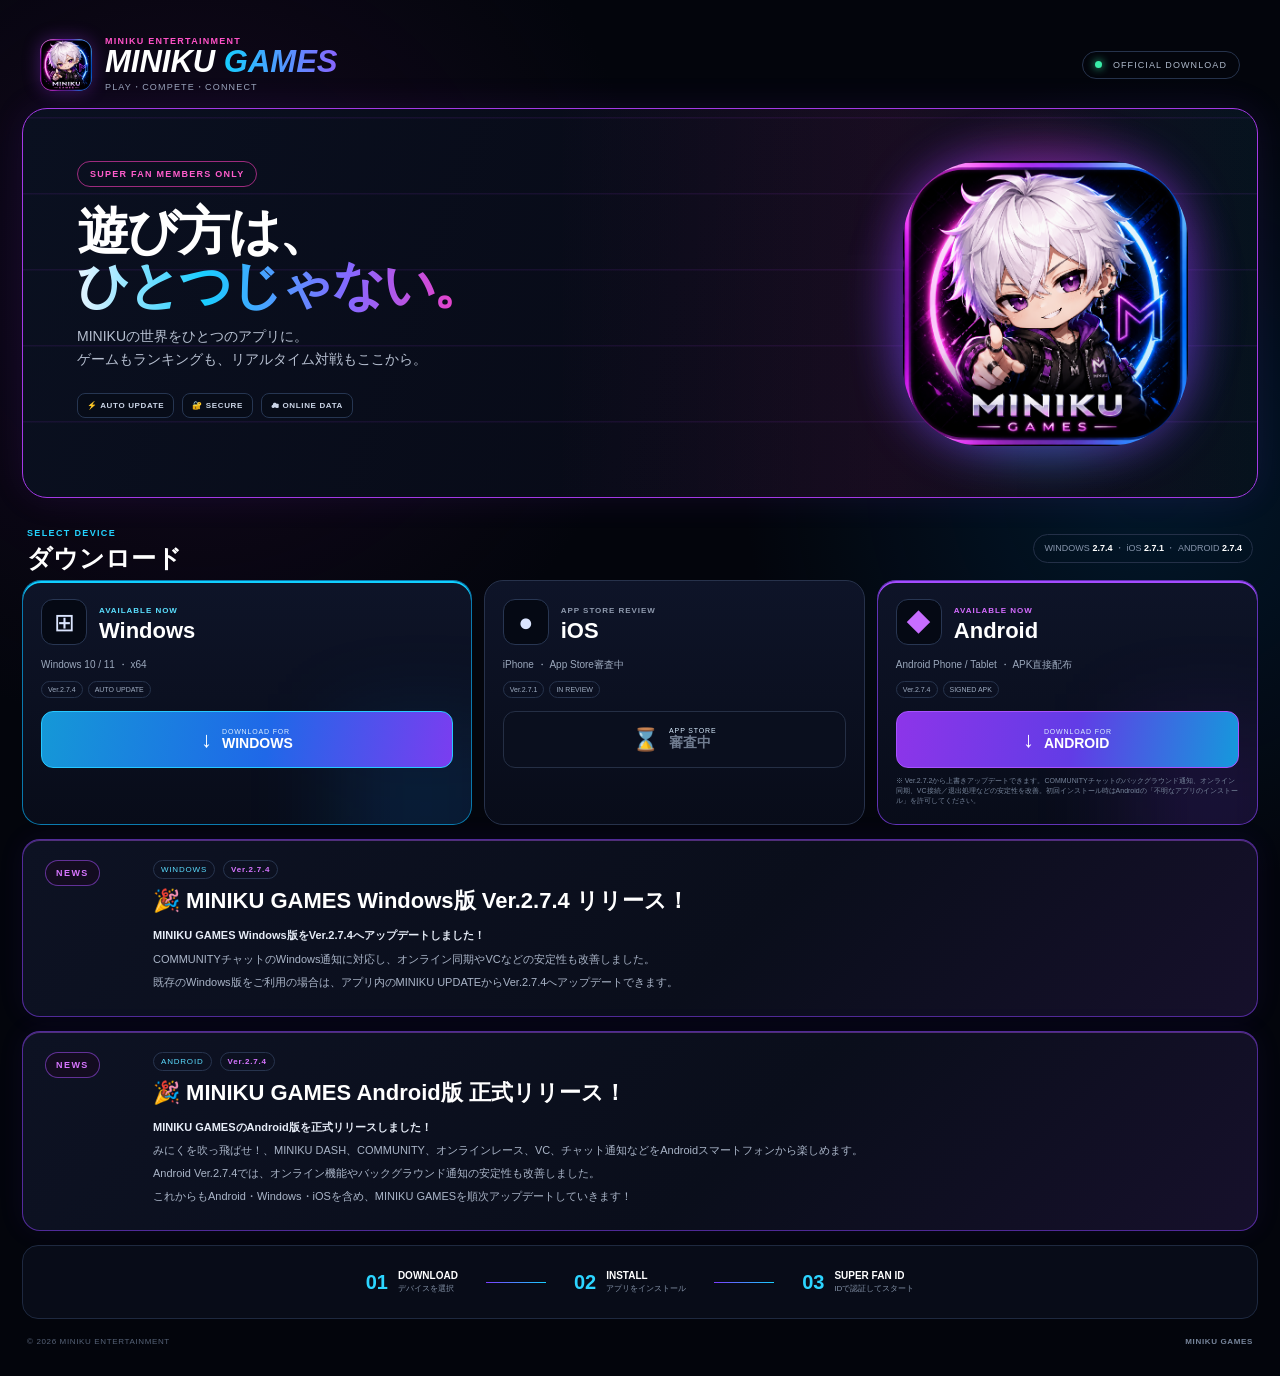
<file: index.html>
<!doctype html>
<html lang="ja">
<head>
<meta charset="utf-8">
<meta name="viewport" content="width=device-width,initial-scale=1,viewport-fit=cover">
<meta name="theme-color" content="#03050c">
<title>MINIKU GAMES | Download</title>
<link rel="stylesheet" href="styles.css">
</head>
<body>
<main>
  <header class="topbar">
    <div class="brand">
      <img src="assets/miniku-app-icon.png" alt="" class="mini-logo">
      <div><small>MINIKU ENTERTAINMENT</small><strong>MINIKU <em>GAMES</em></strong><span>PLAY・COMPETE・CONNECT</span></div>
    </div>
    <div class="status"><i></i> OFFICIAL DOWNLOAD</div>
  </header>

  <section class="hero">
    <div class="hero-copy">
      <div class="member-pill">SUPER FAN MEMBERS ONLY</div>
      <h1>遊び方は、<br><span>ひとつじゃない。</span></h1>
      <p>MINIKUの世界をひとつのアプリに。<br>ゲームもランキングも、リアルタイム対戦もここから。</p>
      <div class="hero-badges">
        <b>⚡ AUTO UPDATE</b><b>🔐 SECURE</b><b>☁ ONLINE DATA</b>
      </div>
    </div>
    <div class="hero-art">
      <div class="art-glow"></div>
      <img src="assets/miniku-app-icon.png" alt="MINIKU GAMES">
    </div>
  </section>

  <section class="downloads">
    <div class="section-title">
      <div><small>SELECT DEVICE</small><h2>ダウンロード</h2></div>
      <span>WINDOWS <b>2.7.4</b> ・ iOS <b>2.7.1</b> ・ ANDROID <b>2.7.4</b></span>
    </div>

    <div class="cards">
      <article class="card windows">
        <div class="card-head"><div class="os">⊞</div><div><small>AVAILABLE NOW</small><h3>Windows</h3></div></div>
        <p>Windows 10 / 11 ・ x64</p>
        <div class="chips"><span>Ver.2.7.4</span><span>AUTO UPDATE</span></div>
        <a class="download" href="https://kdotcdzilrxhztqkxzkk.supabase.co/storage/v1/object/public/miniku-updates/MINIKU%20GAMES_2.7.4_x64-setup.exe">
          <i>↓</i><span><small>DOWNLOAD FOR</small><b>WINDOWS</b></span>
        </a>
      </article>

      <article class="card ios">
        <div class="card-head"><div class="os apple">●</div><div><small>APP STORE REVIEW</small><h3>iOS</h3></div></div>
        <p>iPhone ・ App Store審査中</p>
        <div class="chips"><span>Ver.2.7.1</span><span>IN REVIEW</span></div>
        <button class="download disabled" disabled><i>⌛</i><span><small>APP STORE</small><b>審査中</b></span></button>
      </article>

      <article class="card android available">
        <div class="card-head"><div class="os android-mark">◆</div><div><small>AVAILABLE NOW</small><h3>Android</h3></div></div>
        <p>Android Phone / Tablet ・ APK直接配布</p>
        <div class="chips"><span>Ver.2.7.4</span><span>SIGNED APK</span></div>
        <a class="download android-download" href="https://github.com/kyonchi34/MINIKU-GAMES-Releases/releases/download/v2.7.4/MINIKU-GAMES-v2.7.4-signed.apk">
          <i>↓</i><span><small>DOWNLOAD FOR</small><b>ANDROID</b></span>
        </a>
        <small class="android-note">※ Ver.2.7.2から上書きアップデートできます。COMMUNITYチャットのバックグラウンド通知、オンライン同期、VC接続／退出処理などの安定性を改善。初回インストール時はAndroidの「不明なアプリのインストール」を許可してください。</small>
      </article>
    </div>
  </section>

  <section class="news-release">
    <div class="news-label">NEWS</div>
    <div class="news-body">
      <div class="news-meta"><span>WINDOWS</span><b>Ver.2.7.4</b></div>
      <h2>🎉 MINIKU GAMES Windows版 Ver.2.7.4 リリース！</h2>
      <p>MINIKU GAMES Windows版をVer.2.7.4へアップデートしました！</p>
      <p>COMMUNITYチャットのWindows通知に対応し、オンライン同期やVCなどの安定性も改善しました。</p>
      <p>既存のWindows版をご利用の場合は、アプリ内のMINIKU UPDATEからVer.2.7.4へアップデートできます。</p>
    </div>
  </section>

  <section class="news-release">
    <div class="news-label">NEWS</div>
    <div class="news-body">
      <div class="news-meta"><span>ANDROID</span><b>Ver.2.7.4</b></div>
      <h2>🎉 MINIKU GAMES Android版 正式リリース！</h2>
      <p>MINIKU GAMESのAndroid版を正式リリースしました！</p>
      <p>みにくを吹っ飛ばせ！、MINIKU DASH、COMMUNITY、オンラインレース、VC、チャット通知などをAndroidスマートフォンから楽しめます。</p>
      <p>Android Ver.2.7.4では、オンライン機能やバックグラウンド通知の安定性も改善しました。</p>
      <p>これからもAndroid・Windows・iOSを含め、MINIKU GAMESを順次アップデートしていきます！</p>
    </div>
  </section>

  <section class="how">
    <div><strong>01</strong><span><b>DOWNLOAD</b><small>デバイスを選択</small></span></div>
    <i></i>
    <div><strong>02</strong><span><b>INSTALL</b><small>アプリをインストール</small></span></div>
    <i></i>
    <div><strong>03</strong><span><b>SUPER FAN ID</b><small>IDで認証してスタート</small></span></div>
  </section>

  <footer><span>© 2026 MINIKU ENTERTAINMENT</span><b>MINIKU GAMES</b></footer>
</main>
</body>
</html>
</file>
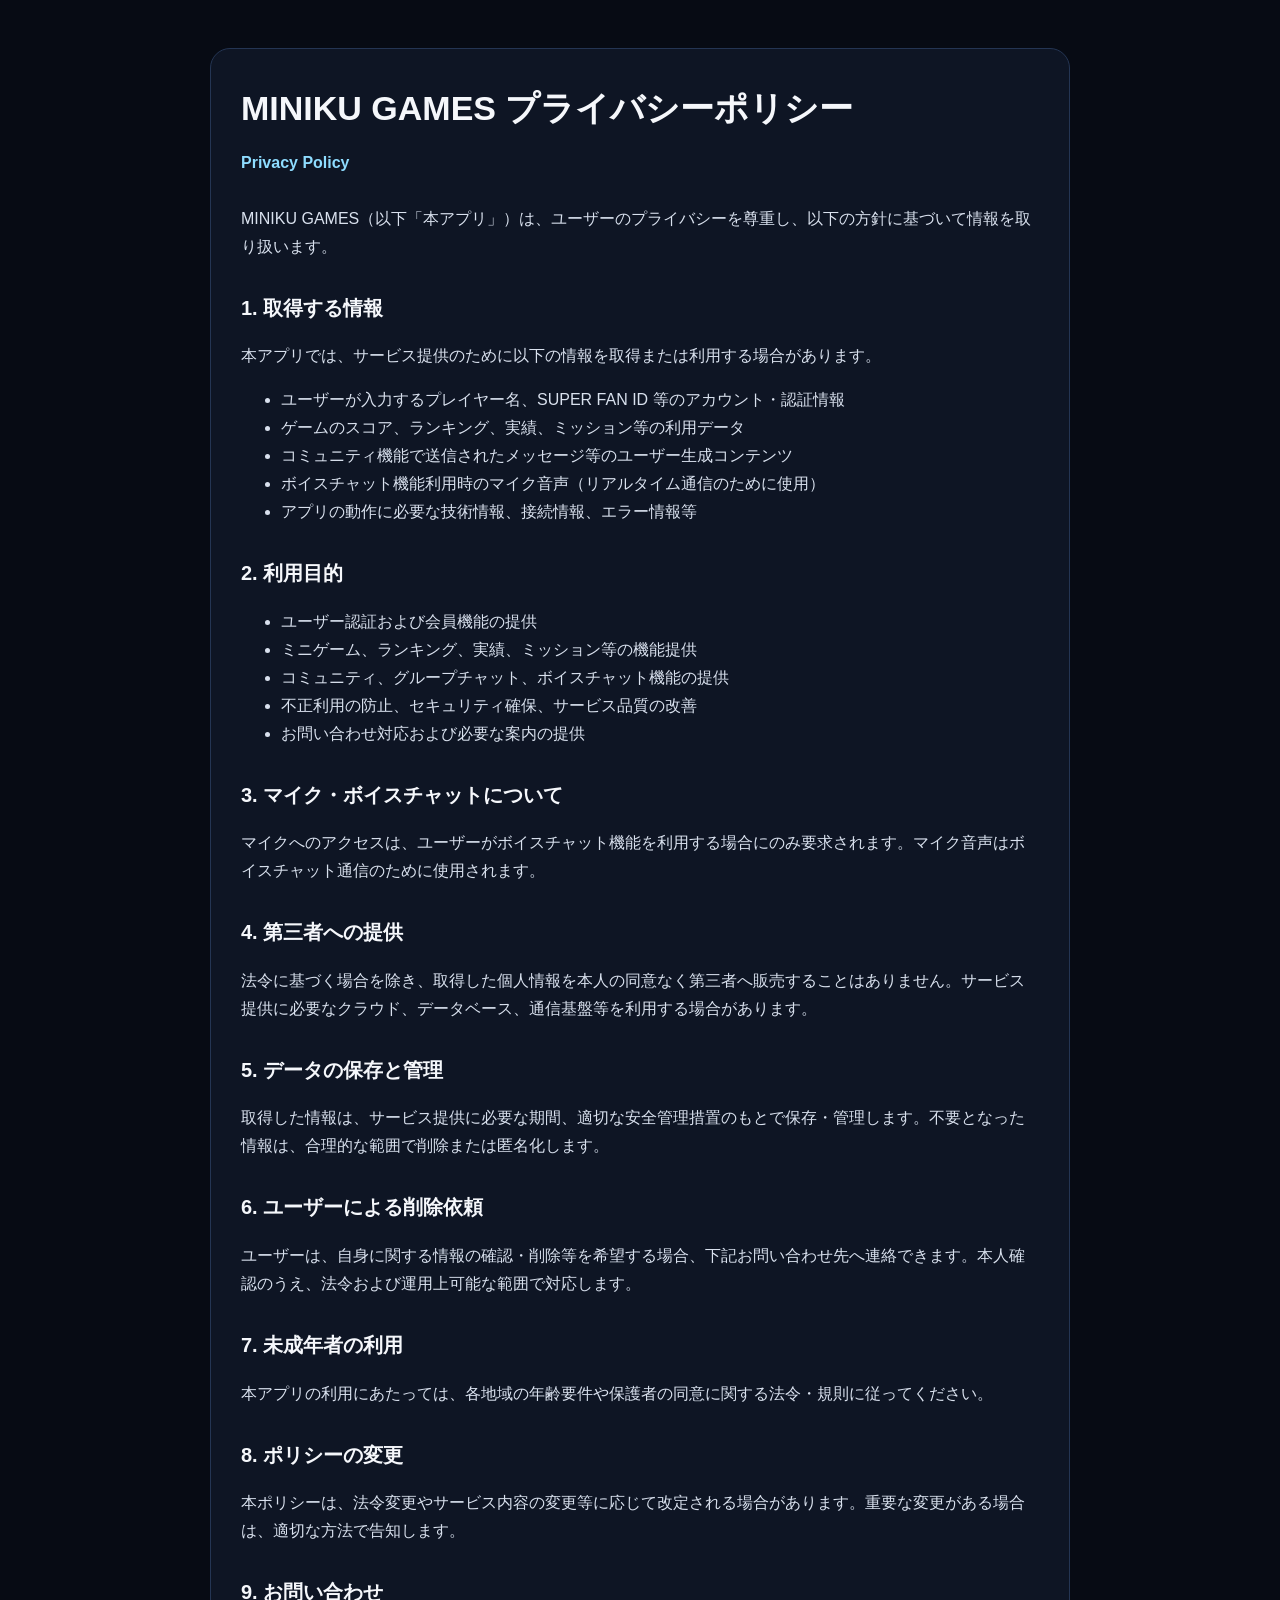
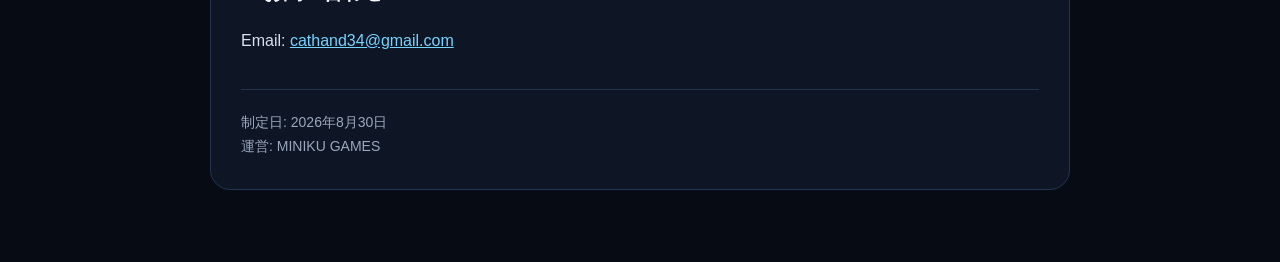
<file: miniku-games-privacy.html>
<!doctype html>
<html lang="ja">
<head>
<meta charset="utf-8">
<meta name="viewport" content="width=device-width,initial-scale=1">
<title>MINIKU GAMES プライバシーポリシー</title>
<style>
body{margin:0;font-family:-apple-system,BlinkMacSystemFont,"Segoe UI","Noto Sans JP",sans-serif;background:#070b14;color:#f5f7fb;line-height:1.75}.wrap{max-width:860px;margin:0 auto;padding:48px 22px 72px}.card{background:#0e1524;border:1px solid #243553;border-radius:20px;padding:30px}h1{margin:0 0 10px;font-size:34px}.sub{color:#8edcff;font-weight:700;margin-bottom:28px}h2{margin-top:30px;font-size:20px}p,li{color:#d9e1ee}a{color:#76d4ff}.meta{margin-top:34px;padding-top:20px;border-top:1px solid #243553;color:#9aa8bd;font-size:14px}
</style></head><body><main class="wrap"><div class="card">
<h1>MINIKU GAMES プライバシーポリシー</h1><div class="sub">Privacy Policy</div>
<p>MINIKU GAMES（以下「本アプリ」）は、ユーザーのプライバシーを尊重し、以下の方針に基づいて情報を取り扱います。</p>
<h2>1. 取得する情報</h2><p>本アプリでは、サービス提供のために以下の情報を取得または利用する場合があります。</p><ul><li>ユーザーが入力するプレイヤー名、SUPER FAN ID 等のアカウント・認証情報</li><li>ゲームのスコア、ランキング、実績、ミッション等の利用データ</li><li>コミュニティ機能で送信されたメッセージ等のユーザー生成コンテンツ</li><li>ボイスチャット機能利用時のマイク音声（リアルタイム通信のために使用）</li><li>アプリの動作に必要な技術情報、接続情報、エラー情報等</li></ul>
<h2>2. 利用目的</h2><ul><li>ユーザー認証および会員機能の提供</li><li>ミニゲーム、ランキング、実績、ミッション等の機能提供</li><li>コミュニティ、グループチャット、ボイスチャット機能の提供</li><li>不正利用の防止、セキュリティ確保、サービス品質の改善</li><li>お問い合わせ対応および必要な案内の提供</li></ul>
<h2>3. マイク・ボイスチャットについて</h2><p>マイクへのアクセスは、ユーザーがボイスチャット機能を利用する場合にのみ要求されます。マイク音声はボイスチャット通信のために使用されます。</p>
<h2>4. 第三者への提供</h2><p>法令に基づく場合を除き、取得した個人情報を本人の同意なく第三者へ販売することはありません。サービス提供に必要なクラウド、データベース、通信基盤等を利用する場合があります。</p>
<h2>5. データの保存と管理</h2><p>取得した情報は、サービス提供に必要な期間、適切な安全管理措置のもとで保存・管理します。不要となった情報は、合理的な範囲で削除または匿名化します。</p>
<h2>6. ユーザーによる削除依頼</h2><p>ユーザーは、自身に関する情報の確認・削除等を希望する場合、下記お問い合わせ先へ連絡できます。本人確認のうえ、法令および運用上可能な範囲で対応します。</p>
<h2>7. 未成年者の利用</h2><p>本アプリの利用にあたっては、各地域の年齢要件や保護者の同意に関する法令・規則に従ってください。</p>
<h2>8. ポリシーの変更</h2><p>本ポリシーは、法令変更やサービス内容の変更等に応じて改定される場合があります。重要な変更がある場合は、適切な方法で告知します。</p>
<h2>9. お問い合わせ</h2><p>Email: <a href="mailto:cathand34@gmail.com">cathand34@gmail.com</a></p><div class="meta">制定日: 2026年8月30日<br>運営: MINIKU GAMES</div>
</div></main></body></html>
</file>
<file: styles.css>
*{box-sizing:border-box}html,body{margin:0;min-height:100%;background:#03050c;color:#fff;font-family:Inter,"Segoe UI","Noto Sans JP",sans-serif}body{background:radial-gradient(circle at 15% 20%,#35104455,transparent 30%),radial-gradient(circle at 90% 35%,#003b6655,transparent 28%),#03050c}main{width:min(1420px,calc(100% - 44px));margin:auto;padding:22px 0 30px}.topbar{height:86px;display:flex;align-items:center;justify-content:space-between;padding:0 18px}.brand{display:flex;align-items:center;gap:13px}.mini-logo{width:52px;height:52px;border-radius:13px;box-shadow:0 0 18px #a839ff55}.brand div{display:flex;flex-direction:column}.brand small{color:#ff52c7;font-weight:900;letter-spacing:.14em;font-size:9px}.brand strong{font-size:31px;font-style:italic;line-height:1.05}.brand em{font-style:italic;background:linear-gradient(90deg,#16cfff,#8964ff);background-clip:text;color:transparent}.brand span{font-size:9px;color:#9ba6bc;letter-spacing:.13em;margin-top:3px}.status{font-size:9px;letter-spacing:.12em;color:#aeb9ca;border:1px solid #26334c;border-radius:999px;padding:8px 12px}.status i{display:inline-block;width:7px;height:7px;border-radius:50%;background:#39eda8;box-shadow:0 0 9px #39eda8;margin-right:7px}.hero{height:390px;position:relative;overflow:hidden;border:1px solid #a439e6;border-radius:25px;background:linear-gradient(110deg,#0a1020 0%,#080b18 52%,#050811 100%);box-shadow:0 0 35px #8c32e41c;display:flex}.hero:before{content:"";position:absolute;inset:0;background:linear-gradient(90deg,transparent 43%,#ff2daf12 70%,#16cfff0d),repeating-linear-gradient(0deg,transparent 0 74px,#9d32e51a 75px 76px);pointer-events:none}.hero-copy{width:57%;padding:52px 54px;z-index:2}.member-pill{display:inline-block;border:1px solid #ff3fbd99;border-radius:999px;padding:7px 12px;color:#ff5dcc;font-size:9px;font-weight:900;letter-spacing:.14em}.hero h1{font-size:52px;line-height:1.03;margin:18px 0 13px;letter-spacing:-.04em}.hero h1 span{background:linear-gradient(90deg,#e8f5ff,#19ceff 31%,#8668ff 67%,#ff39bd);background-clip:text;color:transparent}.hero p{font-size:14px;line-height:1.65;color:#b7c0d1;margin:0}.hero-badges{display:flex;gap:8px;margin-top:22px;flex-wrap:wrap}.hero-badges b{font-size:8px;letter-spacing:.08em;padding:7px 9px;border:1px solid #263652;border-radius:8px;background:#070c18;color:#cbd5e7}.hero-art{position:absolute;right:42px;top:24px;width:340px;height:340px;display:grid;place-items:center}.hero-art img{width:285px;height:285px;border-radius:28%;object-fit:cover;position:relative;z-index:2;filter:drop-shadow(0 0 24px #8f3dff77)}.art-glow{position:absolute;width:310px;height:310px;border-radius:50%;background:conic-gradient(#ff2fb8,#7c3cff,#15cfff,#7c3cff,#ff2fb8);filter:blur(25px);opacity:.32}.downloads{margin-top:18px}.section-title{height:64px;display:flex;align-items:center;justify-content:space-between;padding:0 5px}.section-title small{font-size:9px;font-weight:900;color:#24d3ff;letter-spacing:.15em}.section-title h2{margin:2px 0 0;font-size:25px}.section-title>span{font-size:9px;color:#8795ac;border:1px solid #243048;border-radius:999px;padding:7px 10px}.section-title>span b{color:#fff}.cards{display:grid;grid-template-columns:1.18fr 1fr 1fr;gap:12px}.card{min-height:215px;border:1px solid #27324b;border-radius:19px;background:linear-gradient(180deg,#0e1428,#080c19);padding:18px;display:flex;flex-direction:column;position:relative;overflow:hidden}.card.windows{border-color:#0aaef5aa;box-shadow:inset 0 2px #10cfff}.card.windows:before{content:"";position:absolute;width:170px;height:170px;background:#0e8fff22;filter:blur(45px);right:-40px;bottom:-70px}.card-head{display:flex;align-items:center;gap:12px}.os{width:46px;height:46px;border-radius:12px;border:1px solid #283652;background:#050914;display:grid;place-items:center;font-size:25px;color:#dbe5ff}.card-head small{font-size:8px;color:#5be0ff;font-weight:900;letter-spacing:.12em}.card:not(.windows) .card-head small{color:#8e99ad}.card h3{font-size:22px;margin:1px 0}.card p{font-size:10px;color:#9ba8bc;margin:13px 0 9px}.chips{display:flex;gap:5px;margin-bottom:13px}.chips span{font-size:7px;padding:4px 6px;border:1px solid #26334c;border-radius:999px;color:#9eacc1}.download{height:57px;border:1px solid #27c8ff;border-radius:12px;background:linear-gradient(100deg,#1598d7,#1f68e8 55%,#7b3df0);color:#fff;text-decoration:none;display:flex;align-items:center;justify-content:center;gap:10px;cursor:pointer;position:relative;z-index:2}.download:hover{filter:brightness(1.12)}.download i{font-size:22px;font-style:normal}.download span{display:flex;flex-direction:column;align-items:flex-start}.download small{font-size:7px;letter-spacing:.12em;color:#d9edff}.download b{font-size:14px}.download.disabled{border-color:#252f45;background:#0a0f1e;color:#707c90;cursor:not-allowed}.how{margin-top:14px;border:1px solid #1e2940;border-radius:16px;background:#080c18;min-height:74px;display:flex;align-items:center;justify-content:center;gap:28px;padding:12px 25px}.how>div{display:flex;align-items:center;gap:10px}.how strong{font-size:20px;color:#2cd5ff}.how span{display:flex;flex-direction:column}.how b{font-size:10px}.how small{font-size:8px;color:#8290a5;margin-top:2px}.how>i{width:60px;height:1px;background:linear-gradient(90deg,#7b3dff,#18cfff)}footer{display:flex;justify-content:space-between;padding:18px 5px 0;color:#566277;font-size:8px;letter-spacing:.08em}footer b{color:#77859b}@media(max-width:900px){main{width:min(100% - 24px,1420px);padding-top:10px}.topbar{height:72px;padding:0 4px}.status{display:none}.hero{height:430px}.hero-copy{width:62%;padding:38px 30px}.hero h1{font-size:43px}.hero-art{right:10px;top:72px;width:260px;height:260px}.hero-art img{width:215px;height:215px}.art-glow{width:240px;height:240px}.cards{grid-template-columns:1fr}.card{min-height:190px}.how{gap:13px}.how>i{width:25px}}@media(max-width:600px){main{width:100%;padding:0 10px 24px}.topbar{height:68px}.mini-logo{width:42px;height:42px}.brand small{font-size:7px}.brand strong{font-size:23px}.brand span{font-size:7px}.hero{height:auto;min-height:610px;border-radius:20px;display:block}.hero-copy{width:100%;padding:28px 20px 0}.hero h1{font-size:38px}.hero p{font-size:12px}.hero-art{position:absolute;right:50%;transform:translateX(50%);top:auto;bottom:18px;width:270px;height:270px}.hero-art img{width:230px;height:230px}.downloads{margin-top:12px}.section-title{height:70px}.cards{gap:9px}.card{padding:16px}.how{align-items:flex-start;flex-direction:column;gap:10px;padding:16px 18px}.how>i{width:1px;height:14px;margin-left:10px;background:linear-gradient(#7b3dff,#18cfff)}footer{flex-direction:column;gap:5px}.hero-badges b{font-size:7px}}
.card.android.available{border-color:#8b43ffaa;box-shadow:inset 0 2px #a44cff}
.card.android.available:before{content:"";position:absolute;width:170px;height:170px;background:#8c36ff20;filter:blur(45px);right:-40px;bottom:-70px}
.card.android.available .card-head small{color:#d56cff}
.android-mark{color:#c76dff}
.android-download{border-color:#a752ff;background:linear-gradient(100deg,#8d35e9,#623ce6 52%,#1599dc)}
.android-note{display:block;margin-top:8px;color:#77859b;font-size:7px;line-height:1.45;position:relative;z-index:2}
@media(max-width:600px){.android-note{font-size:7px}}
.news-release{margin-top:14px;border:1px solid #8b43ff88;border-radius:18px;background:linear-gradient(135deg,#0d1223,#0a0e1b 58%,#16102b);padding:20px 22px;display:grid;grid-template-columns:90px 1fr;gap:18px;box-shadow:inset 0 1px #b65cff66,0 0 28px #7137ff12}.news-label{align-self:start;justify-self:start;border:1px solid #a752ff88;border-radius:999px;padding:7px 10px;color:#d775ff;font-size:9px;font-weight:900;letter-spacing:.16em;background:#130c20}.news-body{min-width:0}.news-meta{display:flex;align-items:center;gap:8px;margin-bottom:7px}.news-meta span,.news-meta b{font-size:8px;letter-spacing:.1em;border:1px solid #27344e;border-radius:999px;padding:4px 7px}.news-meta span{color:#5bdcff}.news-meta b{color:#d775ff}.news-body h2{margin:0 0 10px;font-size:22px}.news-body p{margin:5px 0;color:#aab5c8;font-size:11px;line-height:1.65}.news-body p:first-of-type{color:#e6ecf7;font-weight:700}@media(max-width:600px){.news-release{grid-template-columns:1fr;padding:17px 16px;gap:11px}.news-body h2{font-size:18px}.news-body p{font-size:10px}}
</file>
